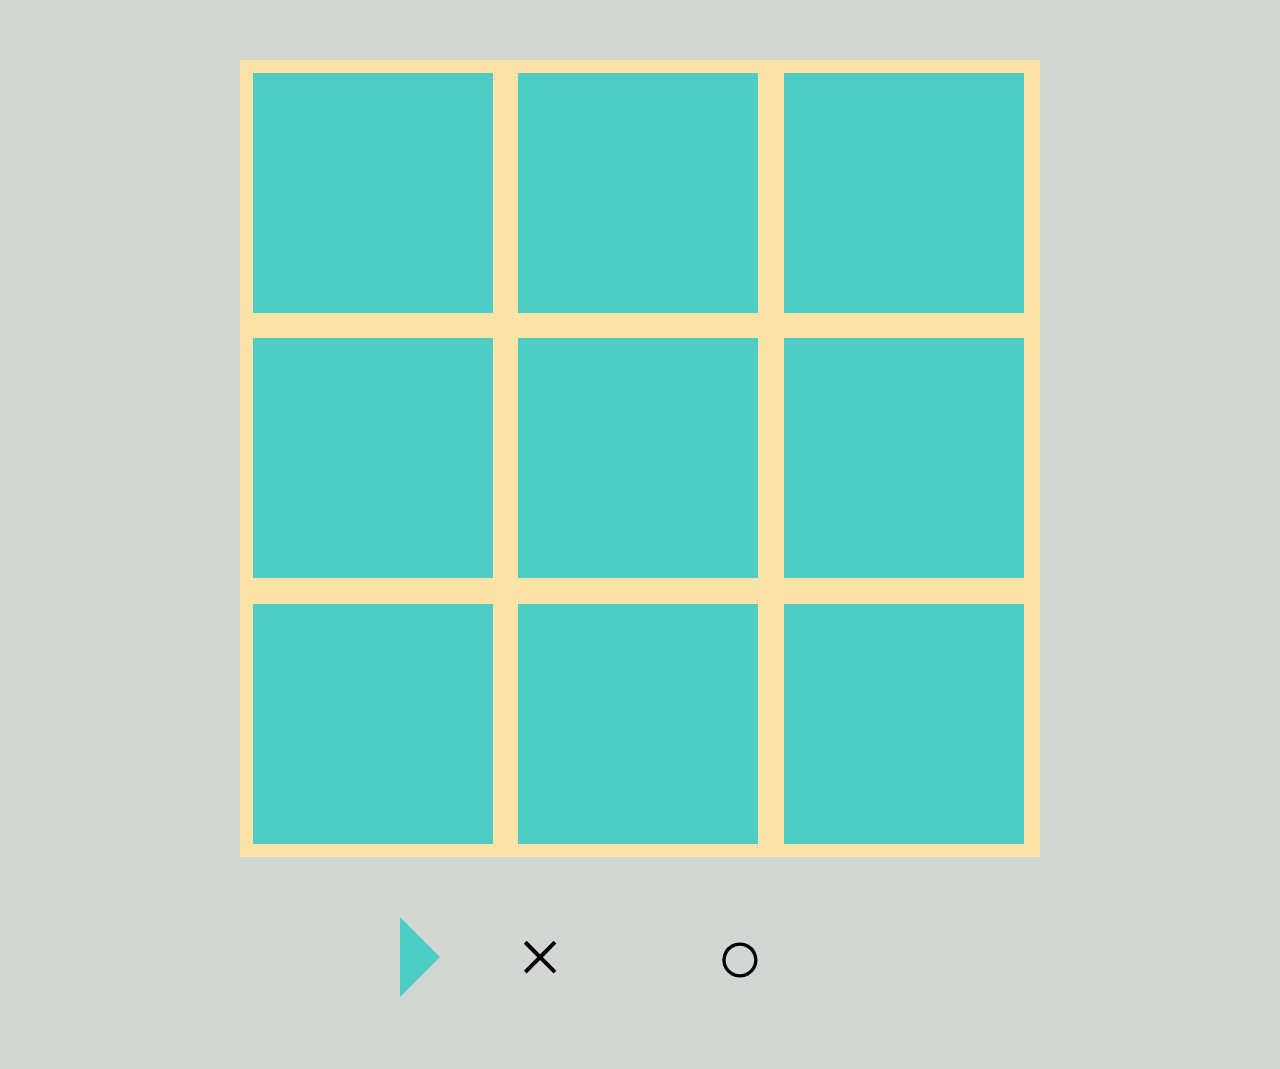
<file: en/index.html>
<!DOCTYPE html>
<html>
    <head>
        <meta charset="UTF-8">
        <meta name="viewport" content="width=device-width, initial-scale=1">
        <link rel="stylesheet" type="text/css" href="style.css" />
        <script src="jquery-1.11.3.min.js"></script>
        <script src="game.js"></script>
    </head>
    <body>
        <div class="board">
            <div class="cell" data-i="0"></div>
            <div class="cell" data-i="1"></div>
            <div class="cell" data-i="2"></div>
            <div class="cell" data-i="3"></div>
            <div class="cell" data-i="4"></div>
            <div class="cell" data-i="5"></div>
            <div class="cell" data-i="6"></div>
            <div class="cell" data-i="7"></div>
            <div class="cell" data-i="8"></div>
            <div style="clear: both;"></div>
        </div>
        <div class="msg">
            <div class="player player1">
                <div class="mark">&times;</div>
                <div class="arrow arrow-r"></div>
            </div>
            <div class="player player2">
                <div class="mark">&#9675;</div>
                <div class="arrow arrow-l"></div>
            </div>
            <div class="ss">
                Press any key to start new game.
            </div>
        </div>
    </body>
</html>
</file>
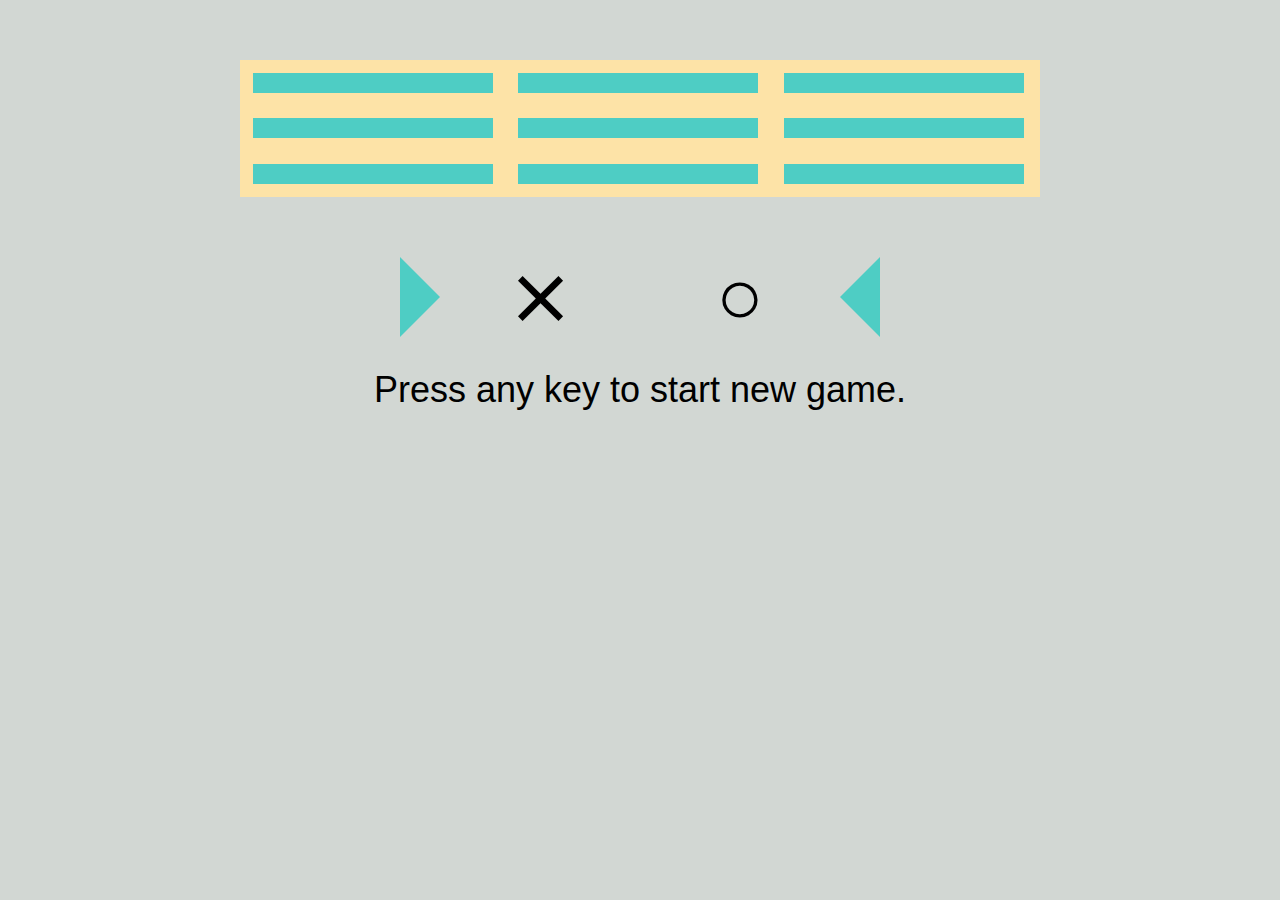
<file: starter/index.html>
<!DOCTYPE html>
<html>
    <head>
        <meta charset="UTF-8">
        <meta name="viewport" content="width=device-width, initial-scale=1">
        <style>
            body {
                background-color: #d2d7d3;
            }
            .board, .msg {
                margin: 0 auto;
                margin-top: 60px;
                width: 80%;
                max-width: 800px;    
            }
            .board {
                position: relative;
                background-color: #fde3a7;
            }
            @media (max-width: 600px) {
                .board {
                    width: 90%;
                }
            }
            .cell {
                width: 30%;
                height: 20px;
                margin: 1.6%;
                float: left;
                background-color: #4ecdc4;
                cursor: pointer;
                text-align: center;
            }
            .cell:hover {
                box-shadow: 2px 2px 0 #1ba39c;
            }
            .cell.win {
                color: red;
            }

            .player {
                width: 50%;
                height: 80px;
                float: left;
                text-align: center;
            }
            .arrow, .mark {
                width: 50%;
            }
            .player1 > div {
                float: right;
            }
            .player2 > div {
                float: left;
            }
            .arrow {
                width: 0; 
                height: 0; 
                border-top: 40px solid transparent;
                border-bottom: 40px solid transparent;
            }
            .arrow.inv {
                visibility: hidden;
            }
            .arrow-r {
                border-left: 40px solid #4ecdc4;
            }
            .arrow-l {
                border-right: 40px solid #4ecdc4;    
            }
            .mark {
                font-size: 80px;
                line-height: 80px;
            }
            .ss {
                clear: both;
                font-size: 36px;
                text-align: center;
                font-family: sans-serif;
                padding: 32px 0;
            }
        </style>
    </head>
    <body>
        <div class="board">
            <div class="cell" data-i="0"></div>
            <div class="cell" data-i="1"></div>
            <div class="cell" data-i="2"></div>
            <div class="cell" data-i="3"></div>
            <div class="cell" data-i="4"></div>
            <div class="cell" data-i="5"></div>
            <div class="cell" data-i="6"></div>
            <div class="cell" data-i="7"></div>
            <div class="cell" data-i="8"></div>
            <div style="clear: both;"></div>
        </div>
        <div class="msg">
            <div class="player player1">
                <div class="mark">&#10799;</div>
                <div class="arrow arrow-r"></div>
            </div>
            <div class="player player2">
                <div class="mark">&#9675;</div>
                <div class="arrow arrow-l"></div>
            </div>
            <div class="ss">
                Press any key to start new game.
            </div>
        </div>
        <script src="jquery-1.11.3.min.js"></script>
        <script>

            $(function() {
                "use strict";
                console.log('Hello');
            });

        </script>
    </body>
</html>
</file>
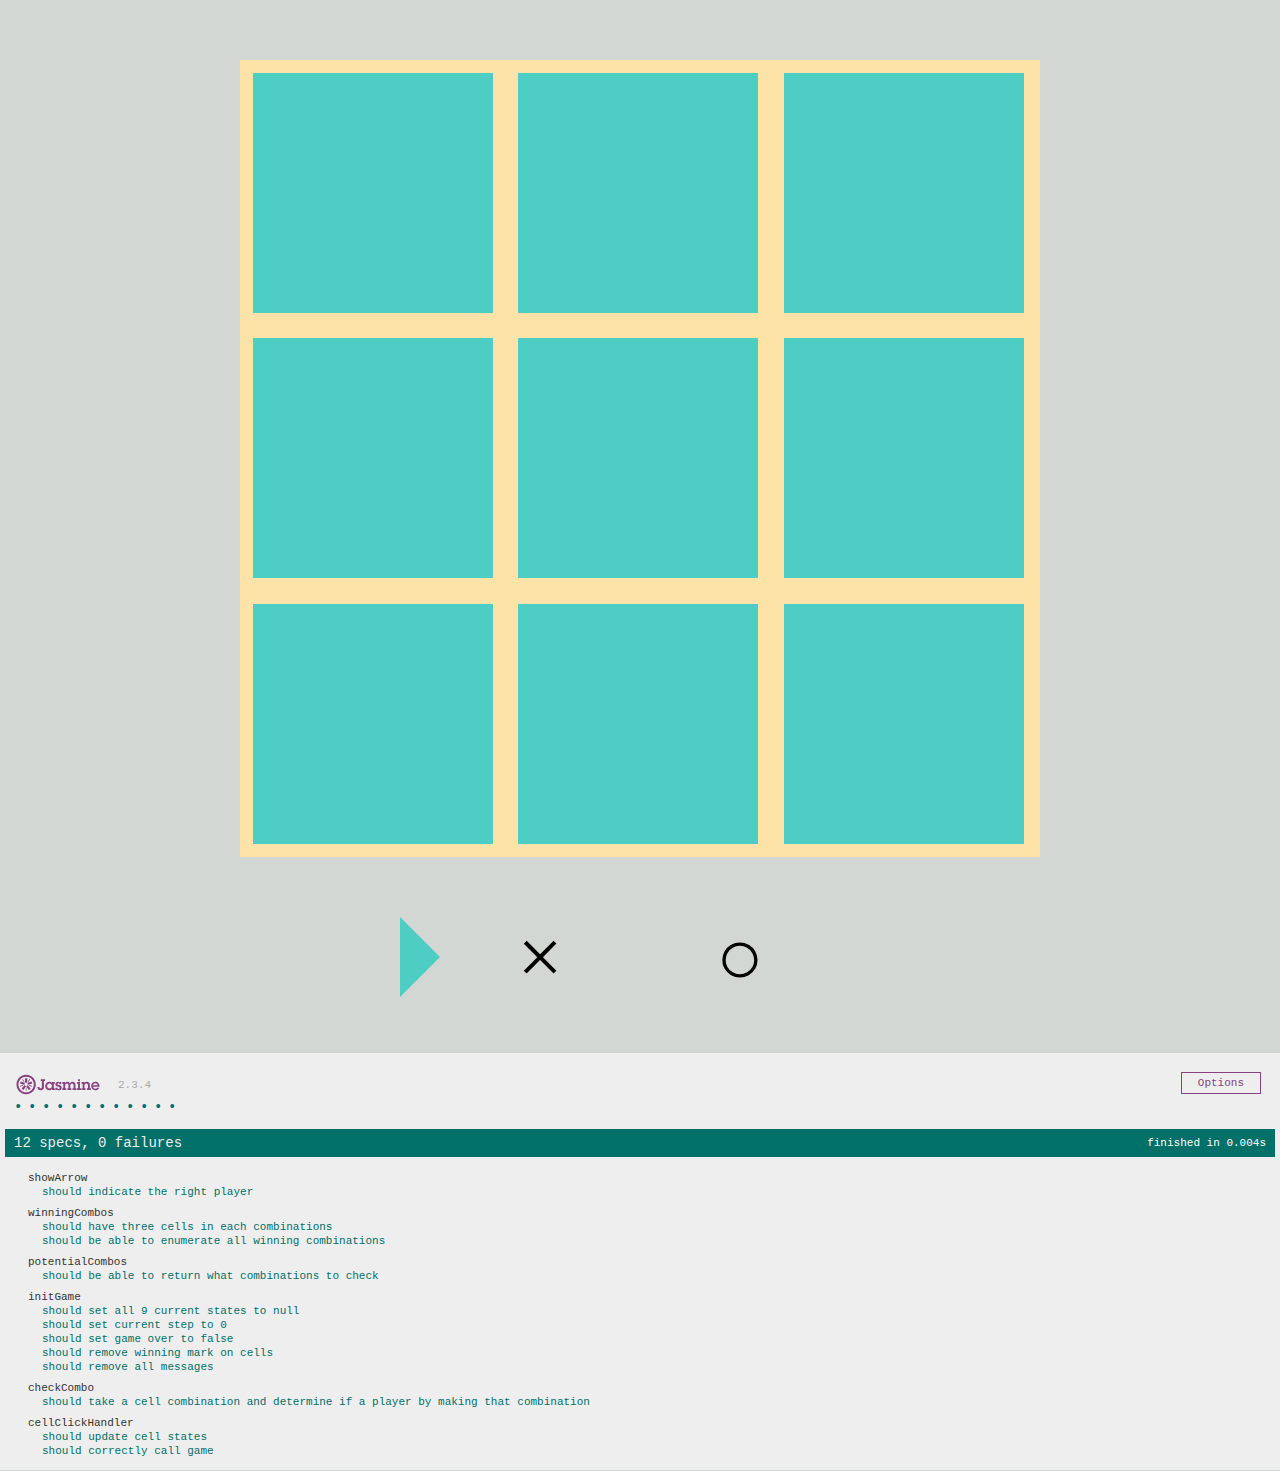
<file: testdriven/index.html>
<!DOCTYPE html>
<html>
    <head>
        <meta charset="UTF-8">
        <meta name="viewport" content="width=device-width, initial-scale=1">
        <link rel="stylesheet" href="style.css">

        <!-- Test Driven -->
        <link rel="stylesheet" href="lib/jasmine-2.3.4/jasmine.css">

    </head>
    <body>
        <div class="board">
            <div class="cell" data-i="0"></div>
            <div class="cell" data-i="1"></div>
            <div class="cell" data-i="2"></div>
            <div class="cell" data-i="3"></div>
            <div class="cell" data-i="4"></div>
            <div class="cell" data-i="5"></div>
            <div class="cell" data-i="6"></div>
            <div class="cell" data-i="7"></div>
            <div class="cell" data-i="8"></div>
            <div style="clear: both;"></div>
        </div>
        <div class="msg">
            <div class="player player1">
                <div class="mark">&times;</div>
                <div class="arrow arrow-r"></div>
            </div>
            <div class="player player2">
                <div class="mark">&#9675;</div>
                <div class="arrow arrow-l"></div>
            </div>
            <div class="ss">
                Press any key to start new game.
            </div>
        </div>
        <script src="jquery-1.11.3.min.js"></script>
        <script src="game.js"></script>

        <!-- Test Driven -->
        <script src="lib/jasmine-2.3.4/jasmine.js"></script>
        <script src="lib/jasmine-2.3.4/jasmine-html.js"></script>
        <script src="lib/jasmine-2.3.4/boot.js"></script>
        <script src="gamespec.js"></script>

    </body>
</html>
</file>
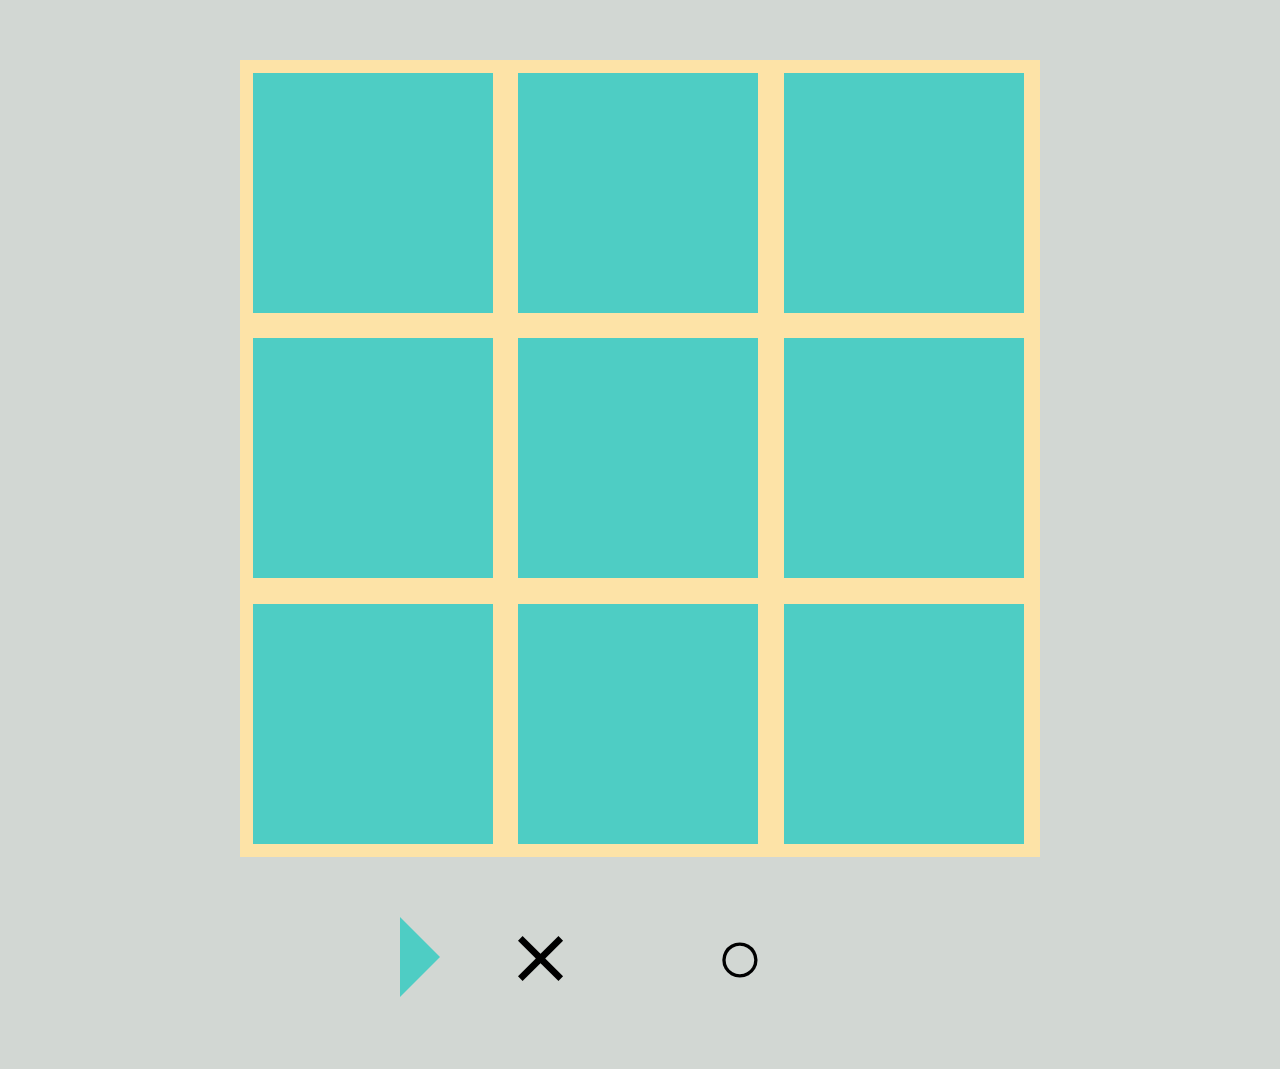
<file: zh/index.html>
<!DOCTYPE html>
<html>
    <head>
        <meta charset="UTF-8">
        <meta name="viewport" content="width=device-width, initial-scale=1">
        <link rel="stylesheet" type="text/css" href="style.css" />
        <script src="jquery-1.11.3.min.js"></script>
        <script src="game.js"></script>
    </head>
    <body>
        <div class="board">
            <div class="cell" data-i="0"></div>
            <div class="cell" data-i="1"></div>
            <div class="cell" data-i="2"></div>
            <div class="cell" data-i="3"></div>
            <div class="cell" data-i="4"></div>
            <div class="cell" data-i="5"></div>
            <div class="cell" data-i="6"></div>
            <div class="cell" data-i="7"></div>
            <div class="cell" data-i="8"></div>
            <div style="clear: both;"></div>
        </div>
        <div class="msg">
            <div class="player player1">
                <div class="mark">&#10799;</div>
                <div class="arrow arrow-r"></div>
            </div>
            <div class="player player2">
                <div class="mark">&#9675;</div>
                <div class="arrow arrow-l"></div>
            </div>
            <div class="ss">
                Press any key to start new game.
            </div>
        </div>
    </body>
</html>
</file>
<file: en/style.css>
body {
    background-color: #d2d7d3;
}
.board, .msg {
    margin: 0 auto;
    margin-top: 60px;
    width: 80%;
    max-width: 800px;    
}
.board {
    position: relative;
    background-color: #fde3a7;
}
@media (max-width: 600px) {
    .board {
        width: 90%;
    }
}
.cell {
    width: 30%;
    margin: 1.6%;
    float: left;
    background-color: #4ecdc4;
    cursor: pointer;
    text-align: center;
}
.cell:hover {
    box-shadow: 2px 2px 0 #1ba39c;
}
.cell.win {
    color: red;
}

.player {
    width: 50%;
    height: 80px;
    float: left;
    text-align: center;
}
.arrow, .mark {
    width: 50%;
}
.player1 > div {
    float: right;
}
.player2 > div {
    float: left;
}
.arrow {
    width: 0; 
    height: 0; 
    border-top: 40px solid transparent;
    border-bottom: 40px solid transparent;
}
.arrow.inv {
    visibility: hidden;
}
.arrow-r {
    border-left: 40px solid #4ecdc4;
}
.arrow-l {
    border-right: 40px solid #4ecdc4;    
}
.mark {
    font-size: 80px;
    line-height: 80px;
}
.ss {
    clear: both;
    font-size: 36px;
    text-align: center;
    font-family: sans-serif;
    padding: 32px 0;
}
</file>
<file: testdriven/style.css>
body {
    background-color: #d2d7d3;
}
.board, .msg {
    margin: 0 auto;
    margin-top: 60px;
    width: 80%;
    max-width: 800px;    
}
.board {
    position: relative;
    background-color: #fde3a7;
}
@media (max-width: 600px) {
    .board {
        width: 90%;
    }
}
.cell {
    width: 30%;
    height: 20px;
    margin: 1.6%;
    float: left;
    background-color: #4ecdc4;
    cursor: pointer;
    text-align: center;
}
.cell:hover {
    box-shadow: 2px 2px 0 #1ba39c;
}
.cell.win {
    color: red;
}

.player {
    width: 50%;
    height: 80px;
    float: left;
    text-align: center;
}
.arrow, .mark {
    width: 50%;
}
.player1 > div {
    float: right;
}
.player2 > div {
    float: left;
}
.arrow {
    width: 0; 
    height: 0; 
    border-top: 40px solid transparent;
    border-bottom: 40px solid transparent;
}
.arrow.inv {
    visibility: hidden;
}
.arrow-r {
    border-left: 40px solid #4ecdc4;
}
.arrow-l {
    border-right: 40px solid #4ecdc4;    
}
.mark {
    font-size: 80px;
    line-height: 80px;
}
.ss {
    clear: both;
    font-size: 36px;
    text-align: center;
    font-family: sans-serif;
    padding: 32px 0;
}
</file>
<file: testdriven/lib/jasmine-2.3.4/jasmine.css>
body { overflow-y: scroll; }

.jasmine_html-reporter { background-color: #eee; padding: 5px; margin: -8px; font-size: 11px; font-family: Monaco, "Lucida Console", monospace; line-height: 14px; color: #333; }
.jasmine_html-reporter a { text-decoration: none; }
.jasmine_html-reporter a:hover { text-decoration: underline; }
.jasmine_html-reporter p, .jasmine_html-reporter h1, .jasmine_html-reporter h2, .jasmine_html-reporter h3, .jasmine_html-reporter h4, .jasmine_html-reporter h5, .jasmine_html-reporter h6 { margin: 0; line-height: 14px; }
.jasmine_html-reporter .banner, .jasmine_html-reporter .symbol-summary, .jasmine_html-reporter .summary, .jasmine_html-reporter .result-message, .jasmine_html-reporter .spec .description, .jasmine_html-reporter .spec-detail .description, .jasmine_html-reporter .alert .bar, .jasmine_html-reporter .stack-trace { padding-left: 9px; padding-right: 9px; }
.jasmine_html-reporter .banner { position: relative; }
.jasmine_html-reporter .banner .title { background: url('[data-uri]') no-repeat; background: url('[data-uri]') no-repeat, none; -moz-background-size: 100%; -o-background-size: 100%; -webkit-background-size: 100%; background-size: 100%; display: block; float: left; width: 90px; height: 25px; }
.jasmine_html-reporter .banner .version { margin-left: 14px; position: relative; top: 6px; }
.jasmine_html-reporter #jasmine_content { position: fixed; right: 100%; }
.jasmine_html-reporter .version { color: #aaa; }
.jasmine_html-reporter .banner { margin-top: 14px; }
.jasmine_html-reporter .duration { color: #fff; float: right; line-height: 28px; padding-right: 9px; }
.jasmine_html-reporter .symbol-summary { overflow: hidden; *zoom: 1; margin: 14px 0; }
.jasmine_html-reporter .symbol-summary li { display: inline-block; height: 8px; width: 14px; font-size: 16px; }
.jasmine_html-reporter .symbol-summary li.passed { font-size: 14px; }
.jasmine_html-reporter .symbol-summary li.passed:before { color: #007069; content: "\02022"; }
.jasmine_html-reporter .symbol-summary li.failed { line-height: 9px; }
.jasmine_html-reporter .symbol-summary li.failed:before { color: #ca3a11; content: "\d7"; font-weight: bold; margin-left: -1px; }
.jasmine_html-reporter .symbol-summary li.disabled { font-size: 14px; }
.jasmine_html-reporter .symbol-summary li.disabled:before { color: #bababa; content: "\02022"; }
.jasmine_html-reporter .symbol-summary li.pending { line-height: 17px; }
.jasmine_html-reporter .symbol-summary li.pending:before { color: #ba9d37; content: "*"; }
.jasmine_html-reporter .symbol-summary li.empty { font-size: 14px; }
.jasmine_html-reporter .symbol-summary li.empty:before { color: #ba9d37; content: "\02022"; }
.jasmine_html-reporter .run-options { float: right; margin-right: 5px; border: 1px solid #8a4182; color: #8a4182; position: relative; line-height: 20px; }
.jasmine_html-reporter .run-options .trigger { cursor: pointer; padding: 8px 16px; }
.jasmine_html-reporter .run-options .payload { position: absolute; display: none; right: -1px; border: 1px solid #8a4182; background-color: #eee; white-space: nowrap; padding: 4px 8px; }
.jasmine_html-reporter .run-options .payload.open { display: block; }
.jasmine_html-reporter .bar { line-height: 28px; font-size: 14px; display: block; color: #eee; }
.jasmine_html-reporter .bar.failed { background-color: #ca3a11; }
.jasmine_html-reporter .bar.passed { background-color: #007069; }
.jasmine_html-reporter .bar.skipped { background-color: #bababa; }
.jasmine_html-reporter .bar.errored { background-color: #ca3a11; }
.jasmine_html-reporter .bar.menu { background-color: #fff; color: #aaa; }
.jasmine_html-reporter .bar.menu a { color: #333; }
.jasmine_html-reporter .bar a { color: white; }
.jasmine_html-reporter.spec-list .bar.menu.failure-list, .jasmine_html-reporter.spec-list .results .failures { display: none; }
.jasmine_html-reporter.failure-list .bar.menu.spec-list, .jasmine_html-reporter.failure-list .summary { display: none; }
.jasmine_html-reporter .results { margin-top: 14px; }
.jasmine_html-reporter .summary { margin-top: 14px; }
.jasmine_html-reporter .summary ul { list-style-type: none; margin-left: 14px; padding-top: 0; padding-left: 0; }
.jasmine_html-reporter .summary ul.suite { margin-top: 7px; margin-bottom: 7px; }
.jasmine_html-reporter .summary li.passed a { color: #007069; }
.jasmine_html-reporter .summary li.failed a { color: #ca3a11; }
.jasmine_html-reporter .summary li.empty a { color: #ba9d37; }
.jasmine_html-reporter .summary li.pending a { color: #ba9d37; }
.jasmine_html-reporter .summary li.disabled a { color: #bababa; }
.jasmine_html-reporter .description + .suite { margin-top: 0; }
.jasmine_html-reporter .suite { margin-top: 14px; }
.jasmine_html-reporter .suite a { color: #333; }
.jasmine_html-reporter .failures .spec-detail { margin-bottom: 28px; }
.jasmine_html-reporter .failures .spec-detail .description { background-color: #ca3a11; }
.jasmine_html-reporter .failures .spec-detail .description a { color: white; }
.jasmine_html-reporter .result-message { padding-top: 14px; color: #333; white-space: pre; }
.jasmine_html-reporter .result-message span.result { display: block; }
.jasmine_html-reporter .stack-trace { margin: 5px 0 0 0; max-height: 224px; overflow: auto; line-height: 18px; color: #666; border: 1px solid #ddd; background: white; white-space: pre; }
</file>
<file: zh/style.css>
body {
    background-color: #d2d7d3;
}
.board, .msg {
    margin: 0 auto;
    margin-top: 60px;
    width: 80%;
    max-width: 800px;    
}
.board {
    position: relative;
    background-color: #fde3a7;
}
@media (max-width: 600px) {
    .board {
        width: 90%;
    }
}
.cell {
    width: 30%;
    margin: 1.6%;
    float: left;
    background-color: #4ecdc4;
    cursor: pointer;
    text-align: center;
}
.cell:hover {
    box-shadow: 2px 2px 0 #1ba39c;
}
.cell.win {
    color: red;
}

.player {
    width: 50%;
    height: 80px;
    float: left;
    text-align: center;
}
.arrow, .mark {
    width: 50%;
}
.player1 > div {
    float: right;
}
.player2 > div {
    float: left;
}
.arrow {
    width: 0; 
    height: 0; 
    border-top: 40px solid transparent;
    border-bottom: 40px solid transparent;
}
.arrow.inv {
    visibility: hidden;
}
.arrow-r {
    border-left: 40px solid #4ecdc4;
}
.arrow-l {
    border-right: 40px solid #4ecdc4;    
}
.mark {
    font-size: 80px;
    line-height: 80px;
}
.ss {
    clear: both;
    font-size: 36px;
    text-align: center;
    font-family: sans-serif;
    padding: 32px 0;
}
</file>
